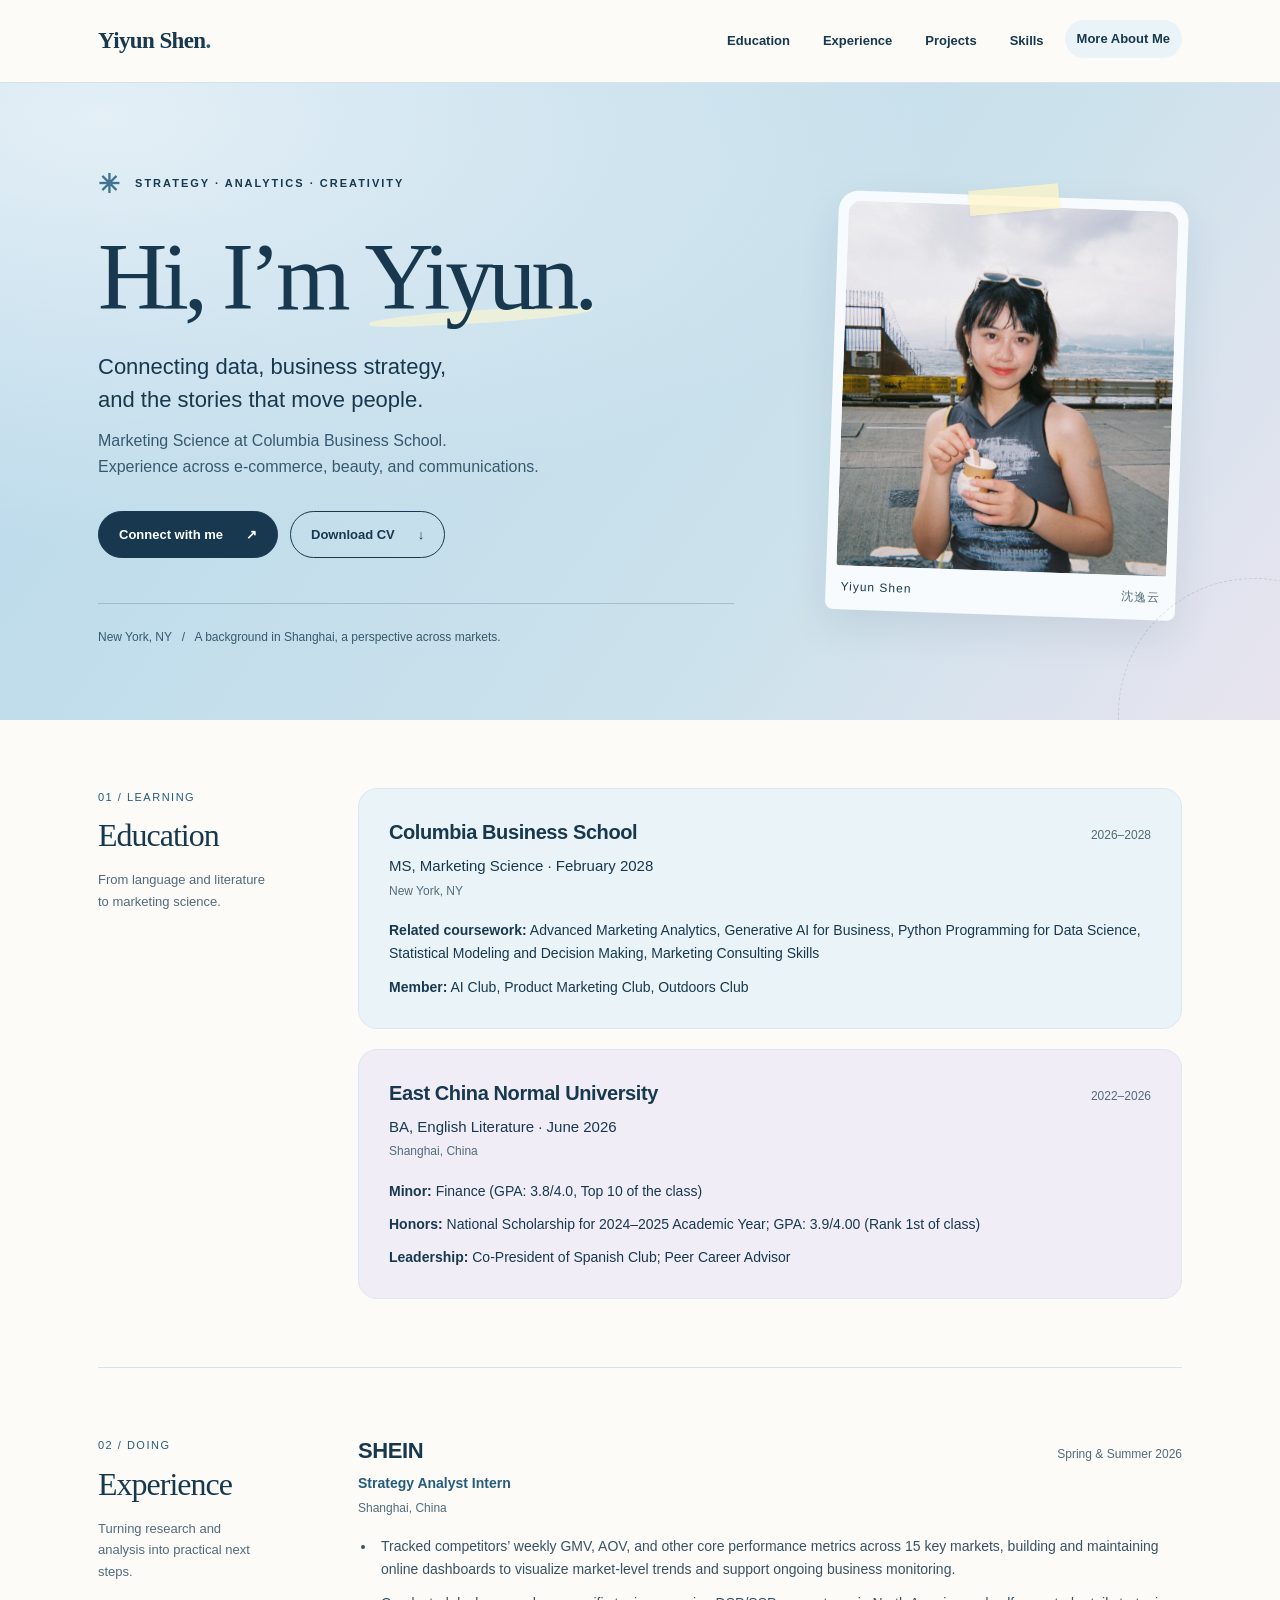
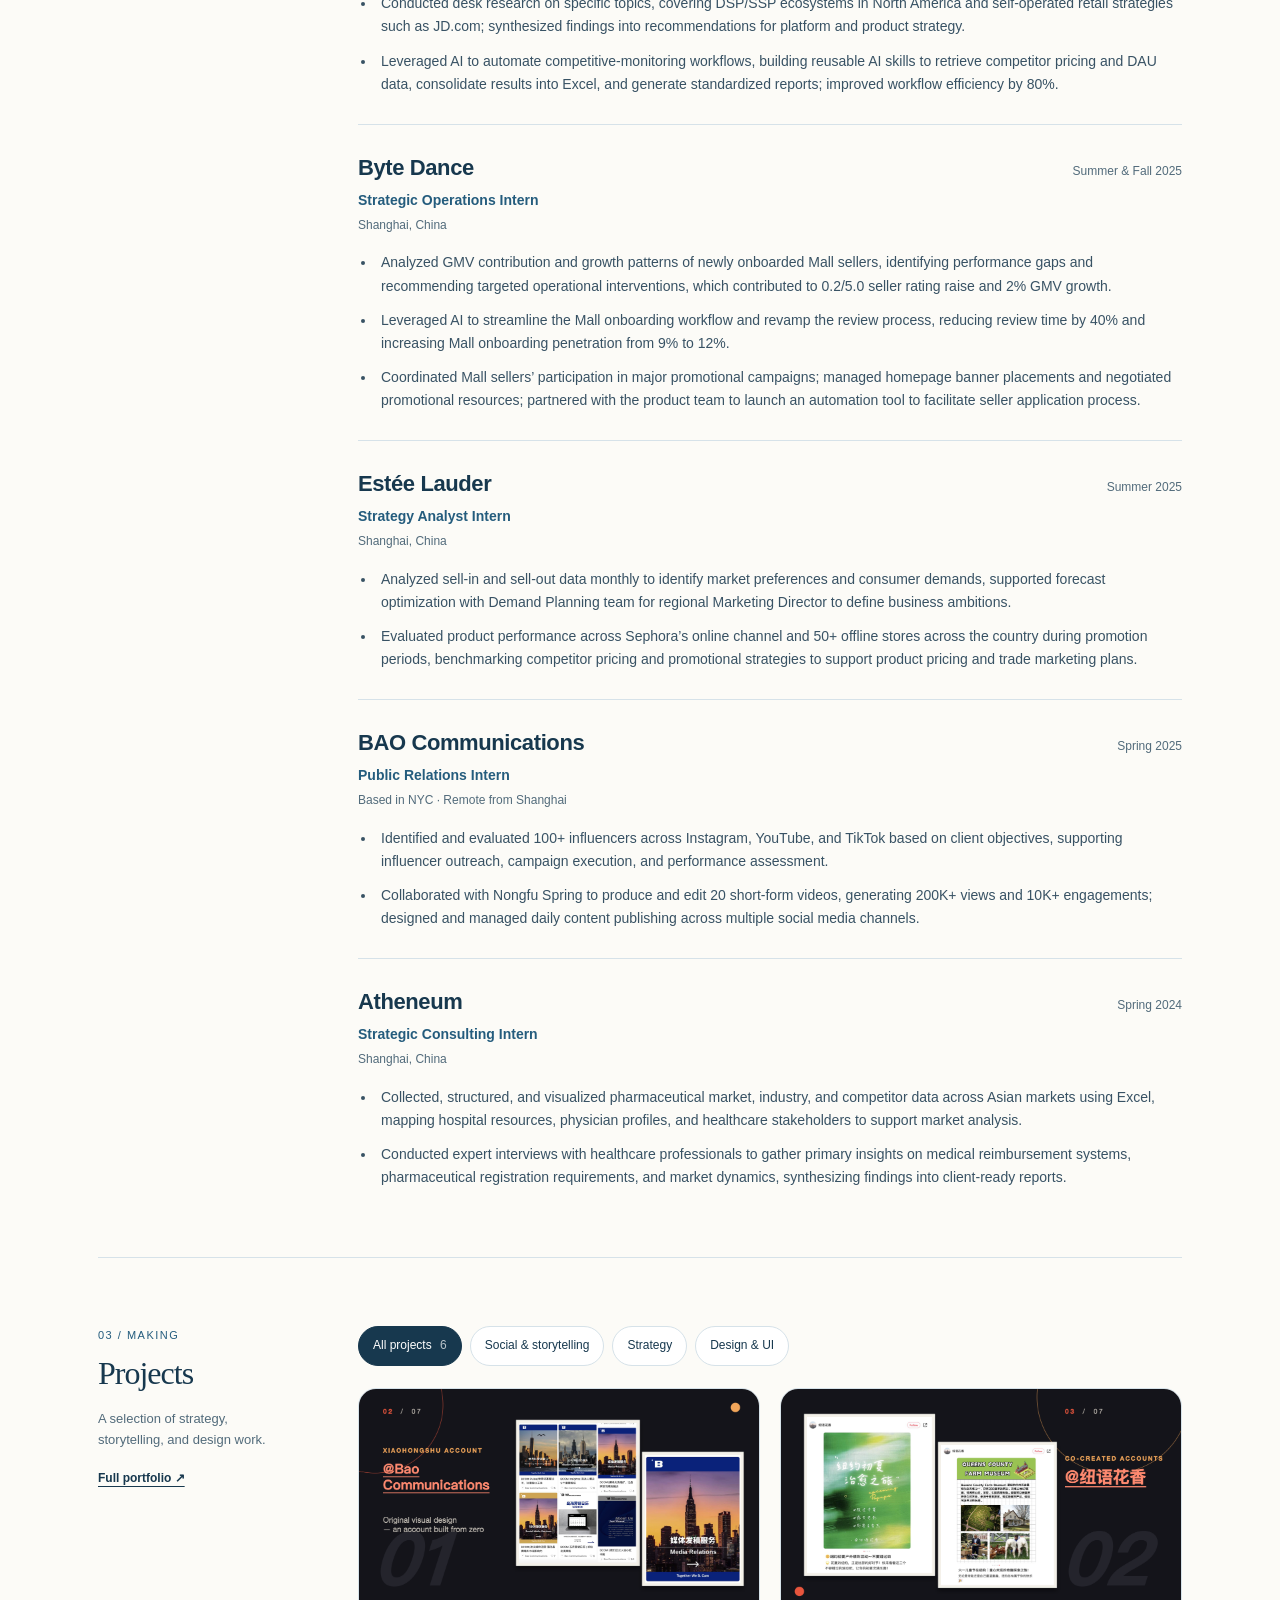
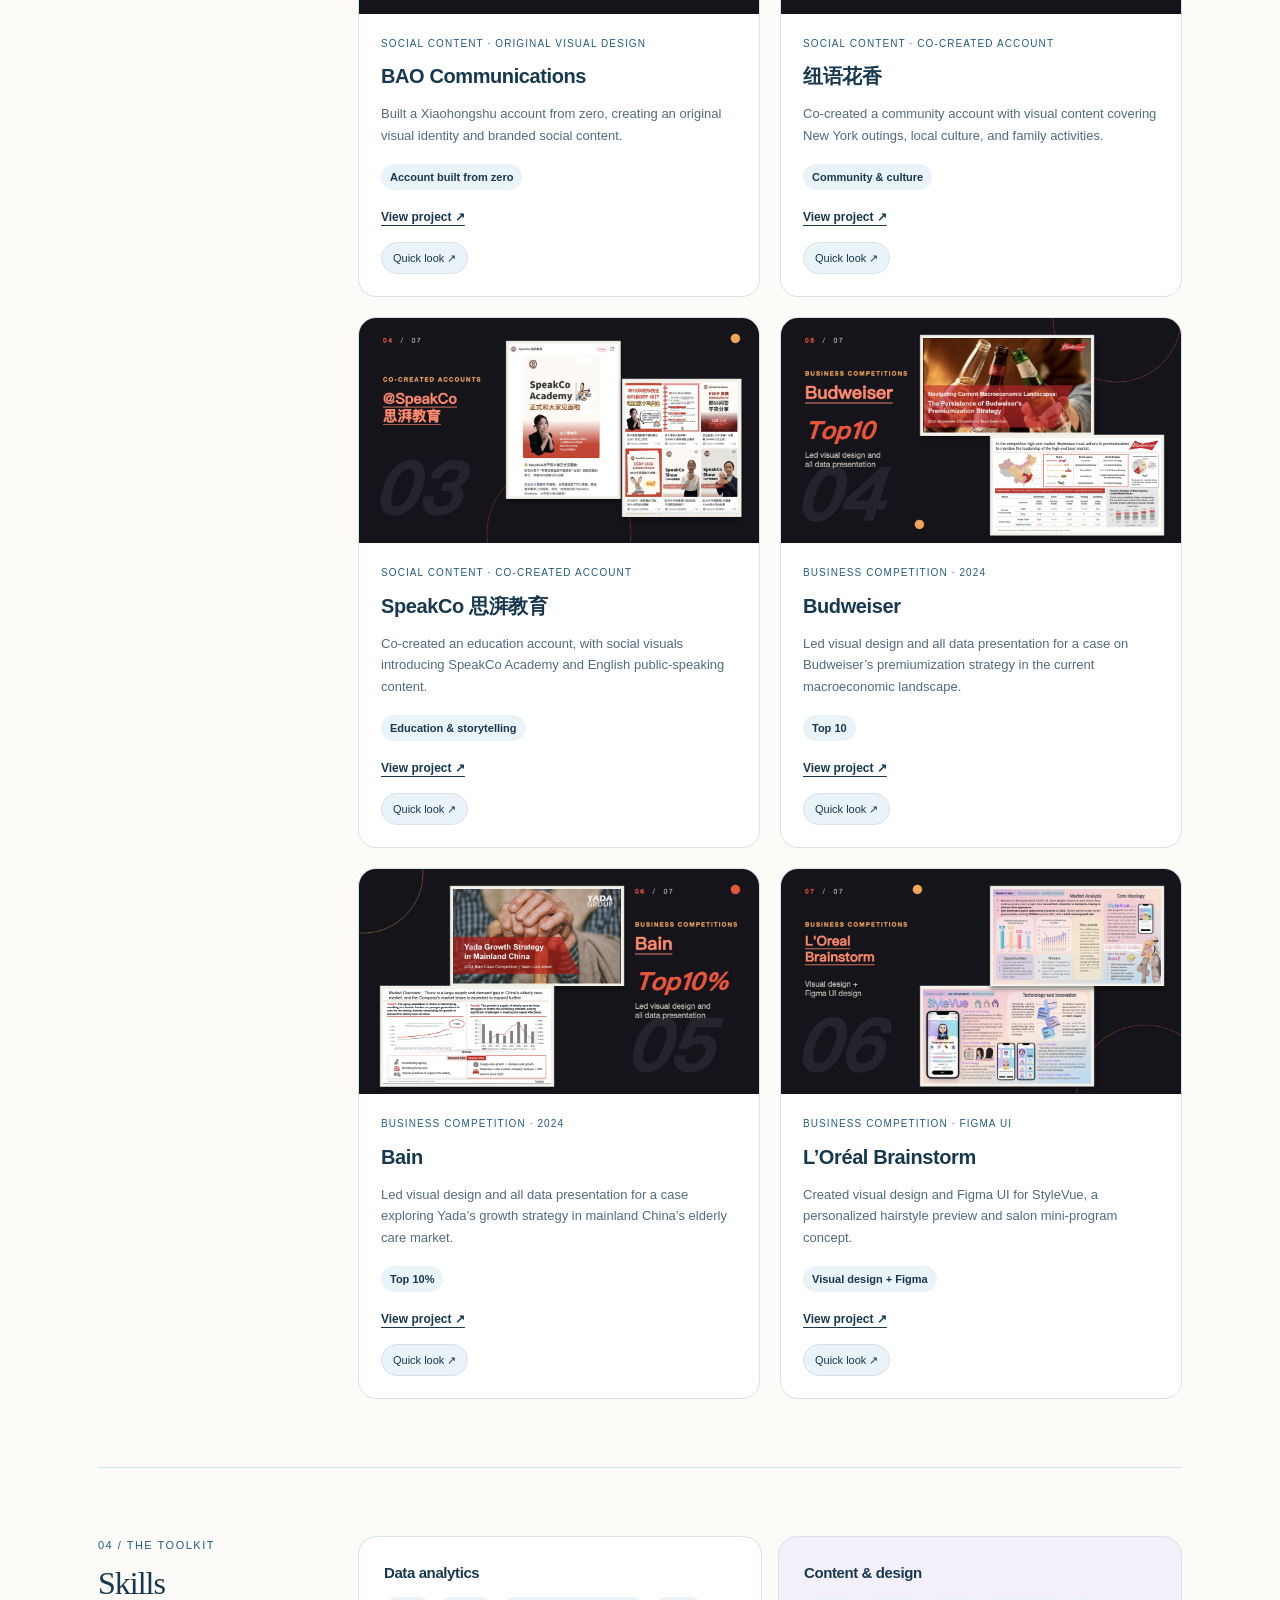
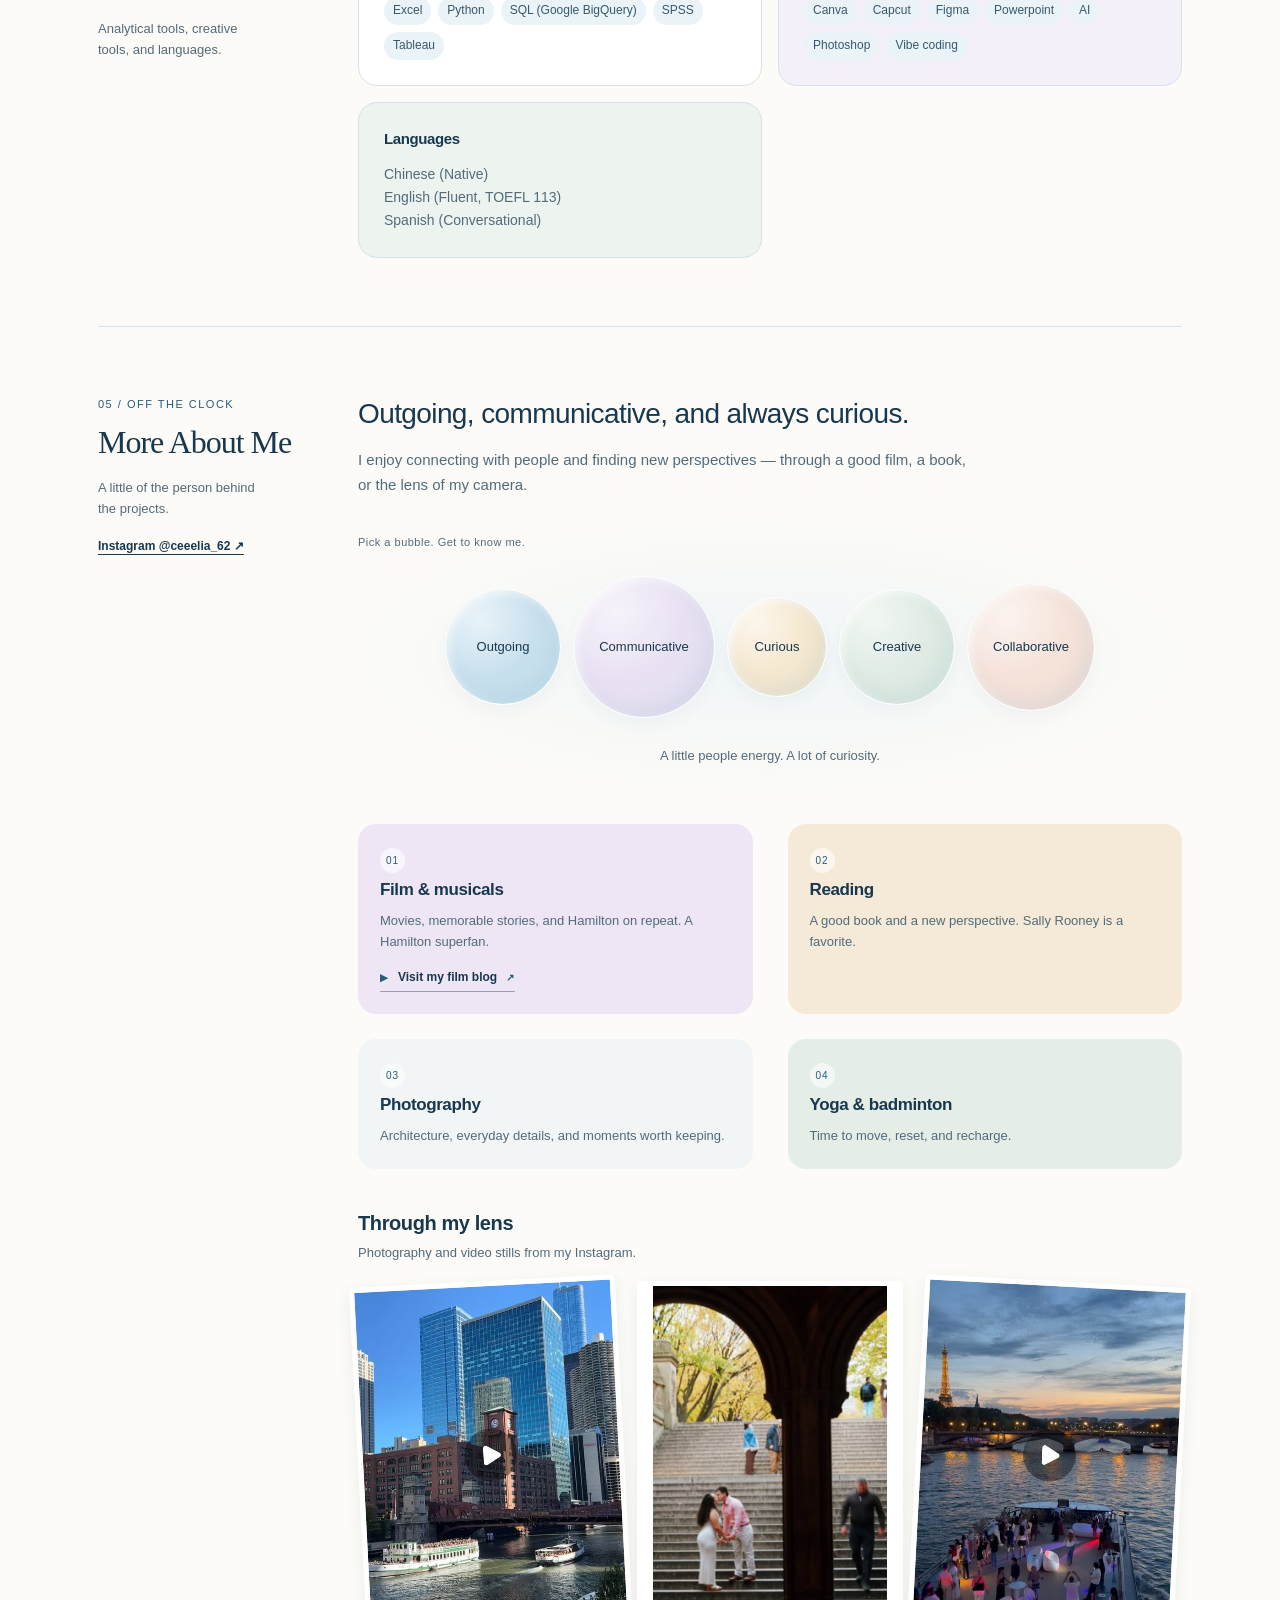
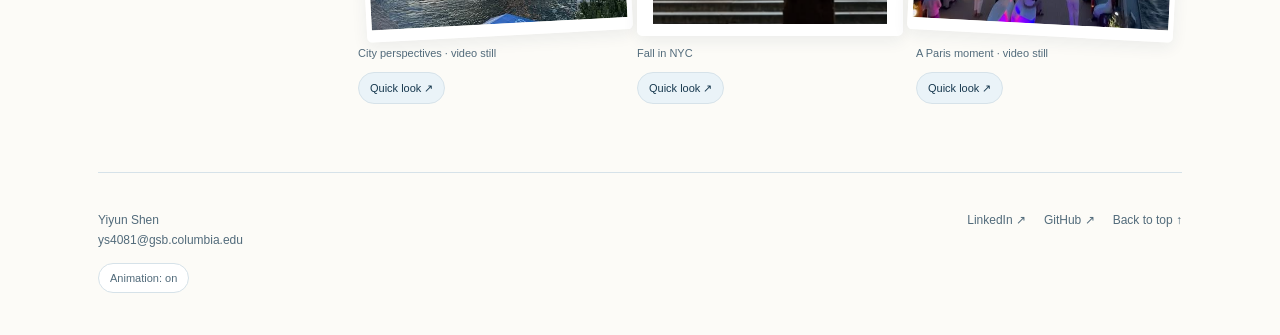
<file: index.html>
<!doctype html>
<html lang="en">
<head>
<meta charset="utf-8">
<meta name="viewport" content="width=device-width, initial-scale=1">
<meta name="description" content="Yiyun Shen — Marketing Science at Columbia Business School. Experience in strategy, analytics, and creative storytelling.">
<meta name="theme-color" content="#B9D9EB">
<title>Yiyun Shen — Strategy, analytics & a little creativity</title>
<style>
:root{--blue:#b9d9eb;--pale:#eaf3f8;--ink:#17384e;--muted:#526b7b;--line:#d6e2e9;--paper:#fbfcfd;--accent:#245c7d}*{box-sizing:border-box}html{scroll-behavior:smooth;scroll-padding-top:100px}body{margin:0;background:var(--paper);color:var(--ink);font-family:-apple-system,BlinkMacSystemFont,"Segoe UI",Arial,sans-serif;font-size:16px;line-height:1.65}a{color:inherit;text-underline-offset:4px}a:hover{color:var(--accent)}a:focus-visible{outline:3px solid var(--accent);outline-offset:5px}.skip{position:absolute;top:-80px;left:20px;background:white;padding:10px;z-index:10}.skip:focus{top:10px}.wrap{max-width:1180px;margin:auto;padding:0 48px}header{position:sticky;top:0;z-index:5;background:rgba(251,252,253,.97);border-bottom:1px solid var(--line)}.nav{display:flex;align-items:center;justify-content:space-between;gap:28px;min-height:82px}.brand{font-size:18px;font-weight:750;text-decoration:none;letter-spacing:-.6px}.brand span{color:var(--accent)}nav{display:flex;gap:28px}nav a{font-size:13px;text-decoration:none;font-weight:600}nav a:hover,nav a[aria-current]{text-decoration:underline}.hero{background:var(--blue);overflow:hidden}.hero-grid{display:grid;grid-template-columns:1.6fr 1fr;gap:50px;align-items:center;padding-top:80px;padding-bottom:72px}.eyebrow{text-transform:uppercase;letter-spacing:2px;font-size:11px;font-weight:750;margin:0 0 22px}.hero h1{font-size:clamp(64px,7.5vw,98px);line-height:1.02;letter-spacing:-6px;font-weight:600;margin:0 0 24px}.intro{font-size:22px;line-height:1.5;max-width:570px;margin:0 0 12px}.subintro{color:#37596f;max-width:510px;margin:0 0 30px}.actions{display:flex;flex-wrap:wrap;gap:12px}.button{display:inline-flex;align-items:center;gap:23px;padding:11px 19px;border:1px solid var(--ink);font-size:13px;font-weight:650;text-decoration:none;border-radius:5px}.primary{background:var(--ink);color:white}.primary:hover{background:var(--accent);color:white}.secondary:hover{background:#ffffff55}.hero-note{border-top:1px solid #17384e33;padding:24px 0 0;margin-top:45px;font-size:12px;color:#37596f}.identity-art{aspect-ratio:1;position:relative;display:grid;place-items:center;border:1px solid #17384e28;border-radius:50%;max-width:335px;width:100%;justify-self:end;background:#ffffff13}.identity-art:before,.identity-art:after{content:"";position:absolute;border:1px solid #17384e28;border-radius:50%;inset:25px}.identity-art:after{inset:55px}.monogram{font-family:Georgia,serif;font-style:italic;font-size:114px;letter-spacing:-12px;padding-right:14px}.orbit-label{position:absolute;bottom:15px;background:var(--blue);padding:0 15px;font-size:10px;letter-spacing:2px;text-transform:uppercase}.section{display:grid;grid-template-columns:215px minmax(0,1fr);gap:45px;padding-top:68px;padding-bottom:68px;border-bottom:1px solid var(--line);scroll-margin-top:12px}.section-label .num{font-size:11px;letter-spacing:2px;color:var(--accent);margin-bottom:10px;display:block}.section h2{font-size:27px;line-height:1.2;font-weight:550;letter-spacing:-1px;margin:0 0 15px}.section-label p{font-size:13px;color:var(--muted);margin:0;max-width:170px}.stack{display:grid;gap:20px}.education{padding:29px 30px;background:var(--pale);border-radius:8px;border:1px solid #dbe8ef}.entry-top{display:flex;justify-content:space-between;gap:20px;align-items:baseline}h3{font-size:20px;letter-spacing:-.4px;line-height:1.4;margin:0 0 5px;font-weight:650}.date{white-space:nowrap;font-size:12px;color:var(--muted)}.degree{font-size:15px;margin:3px 0}.location{font-size:12px;color:var(--muted);margin:3px 0 18px}.detail{font-size:14px;margin:10px 0 0}.detail strong{font-weight:650}.job{padding:28px 0;border-bottom:1px solid var(--line)}.job:first-child{padding-top:0}.job:last-child{border:0;padding-bottom:0}.company{font-size:22px}.role{font-size:14px;color:var(--accent);font-weight:600;margin:0 0 4px}.job .location{margin-bottom:16px}.job ul{padding-left:18px;margin:0;font-size:14px;color:#385264}.job li{padding-left:5px;margin:0 0 11px}.job li:last-child{margin-bottom:0}.info-grid{display:grid;grid-template-columns:1fr 1fr;gap:16px}.info-tile{border:1px solid var(--line);border-radius:8px;padding:25px;background:white}.info-tile h3{font-size:15px;margin-bottom:14px}.info-tile p{font-size:14px;color:var(--muted);margin:0}.tags{display:flex;flex-wrap:wrap;gap:7px;list-style:none;padding:0;margin:0}.tags li{font-size:12px;padding:4px 9px;background:var(--pale);border-radius:4px;color:#37596f}.footer{padding:38px 0 42px;display:flex;justify-content:space-between;gap:24px;font-size:12px;color:var(--muted)}.footer p{margin:0}.contact-links{display:flex;flex-wrap:wrap;gap:18px}.footer a{text-decoration:none}.footer a:hover{text-decoration:underline}@media(min-width:900px){.section-label{position:sticky;top:120px;align-self:start}}@media(max-width:800px){.wrap{padding:0 25px}.hero-grid{grid-template-columns:1fr;padding-top:55px;padding-bottom:45px;gap:0}.identity-art{display:none}.hero h1{letter-spacing:-4px;font-size:72px}.intro{font-size:21px}.section{grid-template-columns:1fr;gap:28px;padding-top:42px;padding-bottom:42px}.section-label p{max-width:none}.section-label .num{display:inline-block;margin-right:10px}.section h2{display:inline-block;font-size:26px}.section-label p{margin-top:0}.nav{min-height:72px;gap:15px}nav{gap:18px}nav a{font-size:12px}.hero-note{margin-top:30px}}@media(max-width:480px){.wrap{padding:0 20px}.nav{align-items:flex-start;flex-direction:column;justify-content:center;gap:5px;padding-top:10px;padding-bottom:10px}nav{gap:22px}.brand{font-size:16px}.hero h1{font-size:62px}.hero-grid{padding-top:42px}.intro{font-size:20px}.education{padding:22px}.entry-top{display:block}.date{display:block;margin:4px 0 8px}.info-grid{grid-template-columns:1fr}.footer{flex-direction:column;gap:15px}.button{gap:18px}}@media(prefers-reduced-motion:reduce){html{scroll-behavior:auto}}@media print{header,.identity-art,.actions{display:none}.hero{background:none}.hero-grid{padding:20px 0;display:block}.hero h1{font-size:50px}.hero-note{margin-top:15px}.wrap{padding:0 20px}.section{padding:25px 0;gap:20px;grid-template-columns:160px 1fr}.section-label{position:static}.education,.info-tile{break-inside:avoid}.job{break-inside:avoid}.footer{padding:20px 0}}

/* Portfolio and personal sections */
nav{gap:22px}nav a{white-space:nowrap}.portrait{margin:0;max-width:350px;width:100%;justify-self:end;transform:rotate(2deg);padding:10px 10px 0;background:#f8fbfd;box-shadow:0 16px 40px #17384e18;border-radius:5px}.portrait img{display:block;width:100%;height:365px;object-fit:cover;object-position:50% 45%;border-radius:2px}.portrait figcaption{display:flex;justify-content:space-between;font-size:12px;letter-spacing:1px;padding:12px 5px}.portrait figcaption span{color:var(--muted)}.project-grid{display:grid;grid-template-columns:repeat(2,minmax(0,1fr));gap:20px}.project-card{overflow:hidden;background:white;border:1px solid var(--line);border-radius:8px;display:flex;flex-direction:column}.project-visual{display:block;background:#121218;overflow:hidden}.project-visual img{display:block;width:100%;height:auto;transition:transform .25s}.project-visual:hover img{transform:scale(1.025)}.project-copy{padding:22px;display:flex;flex:1;flex-direction:column;align-items:flex-start}.project-category{font-size:10px!important;text-transform:uppercase;letter-spacing:1.1px;color:var(--accent)!important;margin:0 0 10px!important}.project-copy h3{font-size:20px}.project-copy p{font-size:13px;color:var(--muted);margin:8px 0 18px}.project-badge{font-size:11px;font-weight:650;background:var(--pale);border-radius:4px;padding:4px 9px;margin-top:auto}.text-link{display:inline-block;font-size:12px;font-weight:650;margin-top:18px}.about-intro{font-size:28px;line-height:1.35;letter-spacing:-.6px;margin:0 0 15px}.about-description{font-size:15px;color:var(--muted);margin:0 0 22px;max-width:620px}.personality{gap:9px;margin-bottom:35px}.personality li{background:var(--blue);color:var(--ink);padding:6px 13px;border-radius:30px}.interest-grid{display:grid;grid-template-columns:1fr 1fr;gap:25px 35px}.interest-grid article{border-top:1px solid var(--line);padding-top:15px}.interest-grid span{font-size:10px;color:var(--accent);letter-spacing:1px}.interest-grid h3{font-size:17px;margin-top:5px}.interest-grid p{font-size:13px;color:var(--muted);margin:8px 0 0}.gallery-heading{margin:40px 0 18px}.gallery-heading h3{font-size:20px}.gallery-heading p{font-size:13px;color:var(--muted);margin:3px 0}.photo-gallery{display:grid;grid-template-columns:repeat(3,minmax(0,1fr));gap:13px}.photo-gallery figure{margin:0}.photo-gallery img{display:block;width:100%;aspect-ratio:3/4;object-fit:cover;border-radius:5px}.photo-gallery figcaption{font-size:11px;color:var(--muted);margin-top:8px}
@media(max-width:1000px){nav{gap:16px}.nav{gap:20px}.hero-grid{gap:30px}.portrait img{height:310px}}
@media(max-width:800px){.nav{align-items:flex-start;flex-direction:column;gap:8px;padding-top:13px;padding-bottom:13px}nav{width:100%;overflow-x:auto;gap:24px;padding:0 0 4px}.hero-grid{grid-template-columns:1fr 210px;gap:25px}.hero h1{font-size:60px}.intro{font-size:18px}.portrait img{height:250px}.portrait{padding:7px 7px 0}.portrait figcaption{font-size:10px;letter-spacing:0}.hero-note{font-size:11px}.section-label .text-link{margin-top:10px}.section-label p{max-width:none}}
@media(max-width:600px){.hero-grid{grid-template-columns:1fr;gap:32px}.portrait{max-width:265px;justify-self:start;transform:rotate(-2deg)}.portrait img{height:280px}.project-grid{grid-template-columns:1fr}.interest-grid{gap:20px}.photo-gallery{gap:8px}.photo-gallery figcaption{font-size:10px}.about-intro{font-size:25px}.hero h1{font-size:62px}.hero-note{margin-top:25px}}
@media(prefers-reduced-motion:reduce){.project-visual img{transition:none}}
@media print{.portrait{max-width:180px;transform:none;box-shadow:none}.portrait img{height:180px}.project-card,.photo-gallery figure{break-inside:avoid}}
</style>
<link rel="stylesheet" href="lively.css">
<script src="interactions.js" defer></script>
</head>
<body id="top">
<div class="reading-progress" aria-hidden="true"></div>
<a class="skip" href="#main">Skip to content</a>
<header><div class="wrap nav"><a class="brand" href="#top">Yiyun Shen<span>.</span></a><nav aria-label="Main navigation"><a href="#education">Education</a><a href="#experience">Experience</a><a href="#projects">Projects</a><a href="#skills">Skills</a><a href="#about">More About Me</a></nav></div></header>
<main id="main">
<section class="hero" aria-labelledby="intro-title"><div class="wrap hero-grid"><div><p class="eyebrow"><span class="hello-spark" aria-hidden="true">✳</span> Strategy · Analytics · Creativity</p><h1 id="intro-title">Hi, I’m <span class="name-mark">Yiyun.</span></h1><p class="intro">Connecting data, business strategy,<br>and the stories that move people.</p><p class="subintro">Marketing Science at Columbia Business School.<br>Experience across e-commerce, beauty, and communications.</p><div class="actions"><a class="button primary" href="https://www.linkedin.com/in/yiyunshen0602/" target="_blank" rel="noopener noreferrer">Connect with me <span aria-hidden="true">↗</span></a><a class="button secondary" href="output/pdf/Yiyun_Shen_CV.pdf" download>Download CV <span aria-hidden="true">↓</span></a></div><div class="hero-note">New York, NY <span aria-hidden="true">&nbsp; / &nbsp;</span> A background in Shanghai, a perspective across markets.</div></div><figure class="portrait"><img src="assets/yiyun-shen.jpg" width="2048" height="1536" alt="Yiyun Shen by the waterfront"><figcaption>Yiyun Shen <span>沈逸云</span></figcaption></figure></div></section>
<div class="wrap">
<section class="section" id="education" aria-labelledby="education-title"><div class="section-label"><span class="num">01 / LEARNING</span><h2 id="education-title">Education</h2><p>From language and literature to marketing science.</p></div><div class="stack">
<article class="education"><div class="entry-top"><h3>Columbia Business School</h3><span class="date">2026–2028</span></div><p class="degree">MS, Marketing Science · February 2028</p><p class="location">New York, NY</p><p class="detail"><strong>Related coursework:</strong> Advanced Marketing Analytics, Generative AI for Business, Python Programming for Data Science, Statistical Modeling and Decision Making, Marketing Consulting Skills</p><p class="detail"><strong>Member:</strong> AI Club, Product Marketing Club, Outdoors Club</p></article>
<article class="education"><div class="entry-top"><h3>East China Normal University</h3><span class="date">2022–2026</span></div><p class="degree">BA, English Literature · June 2026</p><p class="location">Shanghai, China</p><p class="detail"><strong>Minor:</strong> Finance (GPA: 3.8/4.0, Top 10 of the class)</p><p class="detail"><strong>Honors:</strong> National Scholarship for 2024–2025 Academic Year; GPA: 3.9/4.00 (Rank 1st of class)</p><p class="detail"><strong>Leadership:</strong> Co-President of Spanish Club; Peer Career Advisor</p></article>
</div></section>
<section class="section" id="experience" aria-labelledby="experience-title"><div class="section-label"><span class="num">02 / DOING</span><h2 id="experience-title">Experience</h2><p>Turning research and analysis into practical next steps.</p></div><div>
<article class="job"><div class="entry-top"><h3 class="company">SHEIN</h3><span class="date">Spring &amp; Summer 2026</span></div><p class="role">Strategy Analyst Intern</p><p class="location">Shanghai, China</p><ul><li>Tracked competitors’ weekly GMV, AOV, and other core performance metrics across 15 key markets, building and maintaining online dashboards to visualize market-level trends and support ongoing business monitoring.</li><li>Conducted desk research on specific topics, covering DSP/SSP ecosystems in North America and self-operated retail strategies such as JD.com; synthesized findings into recommendations for platform and product strategy.</li><li>Leveraged AI to automate competitive-monitoring workflows, building reusable AI skills to retrieve competitor pricing and DAU data, consolidate results into Excel, and generate standardized reports; improved workflow efficiency by 80%.</li></ul></article>
<article class="job"><div class="entry-top"><h3 class="company">Byte Dance</h3><span class="date">Summer &amp; Fall 2025</span></div><p class="role">Strategic Operations Intern</p><p class="location">Shanghai, China</p><ul><li>Analyzed GMV contribution and growth patterns of newly onboarded Mall sellers, identifying performance gaps and recommending targeted operational interventions, which contributed to 0.2/5.0 seller rating raise and 2% GMV growth.</li><li>Leveraged AI to streamline the Mall onboarding workflow and revamp the review process, reducing review time by 40% and increasing Mall onboarding penetration from 9% to 12%.</li><li>Coordinated Mall sellers’ participation in major promotional campaigns; managed homepage banner placements and negotiated promotional resources; partnered with the product team to launch an automation tool to facilitate seller application process.</li></ul></article>
<article class="job"><div class="entry-top"><h3 class="company">Estée Lauder</h3><span class="date">Summer 2025</span></div><p class="role">Strategy Analyst Intern</p><p class="location">Shanghai, China</p><ul><li>Analyzed sell-in and sell-out data monthly to identify market preferences and consumer demands, supported forecast optimization with Demand Planning team for regional Marketing Director to define business ambitions.</li><li>Evaluated product performance across Sephora’s online channel and 50+ offline stores across the country during promotion periods, benchmarking competitor pricing and promotional strategies to support product pricing and trade marketing plans.</li></ul></article>
<article class="job"><div class="entry-top"><h3 class="company">BAO Communications</h3><span class="date">Spring 2025</span></div><p class="role">Public Relations Intern</p><p class="location">Based in NYC · Remote from Shanghai</p><ul><li>Identified and evaluated 100+ influencers across Instagram, YouTube, and TikTok based on client objectives, supporting influencer outreach, campaign execution, and performance assessment.</li><li>Collaborated with Nongfu Spring to produce and edit 20 short-form videos, generating 200K+ views and 10K+ engagements; designed and managed daily content publishing across multiple social media channels.</li></ul></article>
<article class="job"><div class="entry-top"><h3 class="company">Atheneum</h3><span class="date">Spring 2024</span></div><p class="role">Strategic Consulting Intern</p><p class="location">Shanghai, China</p><ul><li>Collected, structured, and visualized pharmaceutical market, industry, and competitor data across Asian markets using Excel, mapping hospital resources, physician profiles, and healthcare stakeholders to support market analysis.</li><li>Conducted expert interviews with healthcare professionals to gather primary insights on medical reimbursement systems, pharmaceutical registration requirements, and market dynamics, synthesizing findings into client-ready reports.</li></ul></article>
</div></section>
<section class="section" id="projects" aria-labelledby="projects-title"><div class="section-label"><span class="num">03 / MAKING</span><h2 id="projects-title">Projects</h2><p>A selection of strategy, storytelling, and design work.</p><a class="text-link" href="Yiyun_Shen_Portfolio_EN.pdf" target="_blank" rel="noopener">Full portfolio ↗</a></div><div class="projects-content"><div class="project-filters" role="group" aria-label="Filter projects" hidden><button type="button" data-filter="all" aria-pressed="true">All projects <span>6</span></button><button type="button" data-filter="social" aria-pressed="false">Social &amp; storytelling</button><button type="button" data-filter="strategy" aria-pressed="false">Strategy</button><button type="button" data-filter="design" aria-pressed="false">Design &amp; UI</button></div><p class="sr-only" id="project-status" role="status"></p><div class="project-grid"><article class="project-card"><a class="project-visual" href="Yiyun_Shen_Portfolio_EN.pdf#page=2" target="_blank" rel="noopener" aria-label="View BAO Communications in portfolio, page 2"><img src="assets/project-bao-communications.png" width="1200" height="675" loading="lazy" alt="BAO Communications project spread from Yiyun’s portfolio"></a><div class="project-copy"><p class="project-category">Social content · Original visual design</p><h3>BAO Communications</h3><p>Built a Xiaohongshu account from zero, creating an original visual identity and branded social content.</p><span class="project-badge">Account built from zero</span><a class="text-link" href="Yiyun_Shen_Portfolio_EN.pdf#page=2" target="_blank" rel="noopener" aria-label="View BAO Communications project">View project ↗</a></div></article><article class="project-card"><a class="project-visual" href="Yiyun_Shen_Portfolio_EN.pdf#page=3" target="_blank" rel="noopener" aria-label="View 纽语花香 in portfolio, page 3"><img src="assets/project-ny-community.png" width="1200" height="675" loading="lazy" alt="纽语花香 project spread from Yiyun’s portfolio"></a><div class="project-copy"><p class="project-category">Social content · Co-created account</p><h3>纽语花香</h3><p>Co-created a community account with visual content covering New York outings, local culture, and family activities.</p><span class="project-badge">Community &amp; culture</span><a class="text-link" href="Yiyun_Shen_Portfolio_EN.pdf#page=3" target="_blank" rel="noopener" aria-label="View 纽语花香 project">View project ↗</a></div></article><article class="project-card"><a class="project-visual" href="Yiyun_Shen_Portfolio_EN.pdf#page=4" target="_blank" rel="noopener" aria-label="View SpeakCo 思湃教育 in portfolio, page 4"><img src="assets/project-speakco.png" width="1200" height="675" loading="lazy" alt="SpeakCo 思湃教育 project spread from Yiyun’s portfolio"></a><div class="project-copy"><p class="project-category">Social content · Co-created account</p><h3>SpeakCo 思湃教育</h3><p>Co-created an education account, with social visuals introducing SpeakCo Academy and English public-speaking content.</p><span class="project-badge">Education &amp; storytelling</span><a class="text-link" href="Yiyun_Shen_Portfolio_EN.pdf#page=4" target="_blank" rel="noopener" aria-label="View SpeakCo 思湃教育 project">View project ↗</a></div></article><article class="project-card"><a class="project-visual" href="Yiyun_Shen_Portfolio_EN.pdf#page=5" target="_blank" rel="noopener" aria-label="View Budweiser in portfolio, page 5"><img src="assets/project-budweiser.png" width="1200" height="675" loading="lazy" alt="Budweiser project spread from Yiyun’s portfolio"></a><div class="project-copy"><p class="project-category">Business competition · 2024</p><h3>Budweiser</h3><p>Led visual design and all data presentation for a case on Budweiser’s premiumization strategy in the current macroeconomic landscape.</p><span class="project-badge">Top 10</span><a class="text-link" href="Yiyun_Shen_Portfolio_EN.pdf#page=5" target="_blank" rel="noopener" aria-label="View Budweiser project">View project ↗</a></div></article><article class="project-card"><a class="project-visual" href="Yiyun_Shen_Portfolio_EN.pdf#page=6" target="_blank" rel="noopener" aria-label="View Bain in portfolio, page 6"><img src="assets/project-bain.png" width="1200" height="675" loading="lazy" alt="Bain project spread from Yiyun’s portfolio"></a><div class="project-copy"><p class="project-category">Business competition · 2024</p><h3>Bain</h3><p>Led visual design and all data presentation for a case exploring Yada’s growth strategy in mainland China’s elderly care market.</p><span class="project-badge">Top 10%</span><a class="text-link" href="Yiyun_Shen_Portfolio_EN.pdf#page=6" target="_blank" rel="noopener" aria-label="View Bain project">View project ↗</a></div></article><article class="project-card"><a class="project-visual" href="Yiyun_Shen_Portfolio_EN.pdf#page=7" target="_blank" rel="noopener" aria-label="View L’Oréal Brainstorm in portfolio, page 7"><img src="assets/project-loreal.png" width="1200" height="675" loading="lazy" alt="L’Oréal Brainstorm project spread from Yiyun’s portfolio"></a><div class="project-copy"><p class="project-category">Business competition · Figma UI</p><h3>L’Oréal Brainstorm</h3><p>Created visual design and Figma UI for StyleVue, a personalized hairstyle preview and salon mini-program concept.</p><span class="project-badge">Visual design + Figma</span><a class="text-link" href="Yiyun_Shen_Portfolio_EN.pdf#page=7" target="_blank" rel="noopener" aria-label="View L’Oréal Brainstorm project">View project ↗</a></div></article></div></div></section>
<section class="section" id="skills" aria-labelledby="skills-title"><div class="section-label"><span class="num">04 / THE TOOLKIT</span><h2 id="skills-title">Skills</h2><p>Analytical tools, creative tools, and languages.</p></div><div class="info-grid">
<article class="info-tile"><h3>Data analytics</h3><ul class="tags"><li>Excel</li><li>Python</li><li>SQL (Google BigQuery)</li><li>SPSS</li><li>Tableau</li></ul></article>
<article class="info-tile"><h3>Content &amp; design</h3><ul class="tags"><li>Canva</li><li>Capcut</li><li>Figma</li><li>Powerpoint</li><li>AI</li><li>Photoshop</li><li>Vibe coding</li></ul></article>
<article class="info-tile"><h3>Languages</h3><p>Chinese (Native)<br>English (Fluent, TOEFL 113)<br>Spanish (Conversational)</p></article>

</div></section>
<section class="section" id="about" aria-labelledby="about-title"><div class="section-label"><span class="num">05 / OFF THE CLOCK</span><h2 id="about-title">More About Me</h2><p>A little of the person behind the projects.</p><a class="text-link" href="https://www.instagram.com/ceeelia_62/" target="_blank" rel="noopener noreferrer">Instagram @ceeelia_62 ↗</a></div><div class="about-content"><p class="about-intro">Outgoing, communicative, and always curious.</p><p class="about-description">I enjoy connecting with people and finding new perspectives — through a good film, a book, or the lens of my camera.</p><div class="bubble-world"><p class="bubble-hint" hidden>Pick a bubble. Get to know me.</p><ul class="personality" aria-label="Personality"><li>Outgoing</li><li>Communicative</li><li>Curious</li><li>Creative</li><li>Collaborative</li></ul><p class="bubble-note" role="status">A little people energy. A lot of curiosity.</p></div><div class="interest-grid"><article><span aria-hidden="true">01</span><h3>Film &amp; musicals</h3><p>Movies, memorable stories, and Hamilton on repeat. A Hamilton superfan.</p><a class="film-link" href="watched-films.html" target="_blank" rel="noopener noreferrer"><span aria-hidden="true">▶</span> Visit my film blog <span aria-hidden="true">↗</span></a></article><article><span aria-hidden="true">02</span><h3>Reading</h3><p>A good book and a new perspective. Sally Rooney is a favorite.</p></article><article><span aria-hidden="true">03</span><h3>Photography</h3><p>Architecture, everyday details, and moments worth keeping.</p></article><article><span aria-hidden="true">04</span><h3>Yoga &amp; badminton</h3><p>Time to move, reset, and recharge.</p></article></div><div class="gallery-heading"><h3>Through my lens</h3><p>Photography and video stills from my Instagram.</p></div><div class="photo-gallery">
<figure><a href="https://www.instagram.com/p/Dep3Pq7iYfM/" target="_blank" rel="noopener noreferrer"><img src="assets/photography-city.jpg" loading="lazy" alt="Instagram video preview of boats on a river beneath city buildings"></a><figcaption>City perspectives · video still</figcaption></figure>
<figure><a href="https://www.instagram.com/ceeelia_62/" target="_blank" rel="noopener noreferrer"><img class="full-photo" src="assets/photography-fall.jpg" loading="lazy" alt="Autumn trees and people on stone steps framed by a New York City archway"></a><figcaption>Fall in NYC</figcaption></figure>
<figure><a href="https://www.instagram.com/p/Dbjb6Rnkx2O/" target="_blank" rel="noopener noreferrer"><img src="assets/photography-paris.jpg" loading="lazy" alt="Instagram video preview of the Eiffel Tower and the Seine at sunset"></a><figcaption>A Paris moment · video still</figcaption></figure>
</div></div></section>
<footer class="footer"><div><p>Yiyun Shen</p><p><a href="mailto:ys4081@gsb.columbia.edu">ys4081@gsb.columbia.edu</a></p></div><div class="contact-links"><a href="https://www.linkedin.com/in/yiyunshen0602/" target="_blank" rel="noopener noreferrer">LinkedIn ↗</a><a href="https://github.com/yiyunshen/home_page" target="_blank" rel="noopener noreferrer">GitHub ↗</a><a href="#top">Back to top ↑</a></div></footer>
</div>
</main>
<dialog class="preview-dialog" aria-labelledby="preview-title"><div class="preview-toolbar"><h2 id="preview-title">Quick look</h2><button type="button" class="preview-close" aria-label="Close image preview">Close ×</button></div><img class="preview-image" alt=""><p class="preview-caption"></p><a class="preview-source" target="_blank" rel="noopener noreferrer">Open original ↗</a></dialog>
<script>
const sections = document.querySelectorAll('main section[id]');
const links = document.querySelectorAll('nav a');
if ('IntersectionObserver' in window) {
 const observer = new IntersectionObserver(entries => {
  entries.forEach(entry => {
   if (entry.isIntersecting) links.forEach(link => {
    if (link.hash === '#' + entry.target.id) link.setAttribute('aria-current', 'location');
    else link.removeAttribute('aria-current');
   });
  });
 }, {rootMargin: '-15% 0px -60% 0px'});
 sections.forEach(section => observer.observe(section));
}
</script>
</body>
</html>
</file>
<file: lively.css>
/* A lighter, more playful layer over the original CV layout. */
:root{--paper:#fcfbf7;--lilac:#e8dff5;--peach:#f8dfcc;--mint:#dcebe3}button{font:inherit;color:inherit;cursor:pointer}button:focus-visible{outline:3px solid var(--accent);outline-offset:5px}[hidden]{display:none!important}.sr-only{position:absolute;width:1px;height:1px;padding:0;margin:-1px;overflow:hidden;clip:rect(0,0,0,0);white-space:nowrap;border:0}.reading-progress{position:fixed;left:0;top:0;width:100%;height:3px;background:#467b9d;z-index:20;transform:scaleX(0);transform-origin:left;pointer-events:none}header{background:#fcfbf7f5}.brand{font-family:Georgia,serif;font-size:23px;font-weight:600}nav{gap:9px}nav a{padding:8px 12px;border-radius:30px;transition:background .2s,transform .2s}nav a:hover,nav a[aria-current]{background:var(--pale);text-decoration:none;transform:translateY(-2px)}.hero{position:relative;background:radial-gradient(ellipse at 8% 5%,#e4eff6 0,transparent 50%),linear-gradient(125deg,#b9d9eb,#cce2ec 65%,#e8e4ef)}.hero:after{content:"";position:absolute;width:270px;height:270px;border:1px dashed #17384e25;border-radius:50%;right:-110px;bottom:-130px;pointer-events:none}.hello-spark{display:inline-block;font-size:26px;vertical-align:middle;margin-right:8px;color:#407291;animation:spark-turn 20s linear infinite}.hero h1{font-family:Georgia,"Times New Roman",serif;font-weight:400;letter-spacing:-5px}.name-mark{position:relative;display:inline-block;z-index:0}.name-mark:after{content:"";position:absolute;bottom:3px;left:2%;width:98%;height:13px;background:#fff7ce9c;border-radius:60% 30% 60% 30%;transform:rotate(-3deg);z-index:-1}.button{border-radius:30px;padding:12px 20px;transition:transform .2s,box-shadow .2s,background .2s}.button:hover{transform:translateY(-4px);box-shadow:0 8px 0 #17384e12}.portrait{border-radius:20px 20px 8px 8px;transition:transform .35s,box-shadow .35s;position:relative}.portrait:before{content:"";position:absolute;width:90px;height:25px;top:-9px;left:calc(50% - 45px);background:#fff6c8bb;transform:rotate(-7deg);z-index:1;box-shadow:0 1px 3px #17384e10}.portrait img{border-radius:13px 13px 3px 3px}.portrait:hover{transform:rotate(-2deg) translateY(-5px);box-shadow:0 24px 50px #17384e24}.section h2{font-family:Georgia,serif;font-size:32px;font-weight:400}.section-label .num{letter-spacing:1.5px}.education,.info-tile{border-radius:19px;transition:transform .25s,box-shadow .25s}.education:nth-child(2){background:#f0edf7}.education:hover,.info-tile:hover{transform:translateY(-3px);box-shadow:0 10px 25px #17384e08}.info-tile:nth-child(2){background:#f4f0fa}.info-tile:nth-child(3){background:#edf4ef}.tags li{border-radius:14px}.project-filters{display:flex;flex-wrap:wrap;gap:8px;margin:0 0 22px}.project-filters button{border:1px solid var(--line);border-radius:25px;font-size:12px;padding:9px 14px;background:white;transition:background .2s,transform .2s}.project-filters button:hover{transform:translateY(-2px);background:var(--pale)}.project-filters button[aria-pressed=true]{background:var(--ink);color:white;border-color:var(--ink)}.project-filters span{margin-left:5px;opacity:.7}.project-card{border-radius:18px;transition:box-shadow .25s,transform .25s}.project-card:hover{box-shadow:0 12px 30px #17384e12;transform:translateY(-5px)}.project-badge{border-radius:20px}.quick-look{border:1px solid var(--line);background:var(--pale);border-radius:20px;padding:6px 11px;font-size:11px;margin-top:14px}.quick-look:hover{background:var(--blue)}.project-copy .quick-look{margin-left:0}.photo-gallery figure{position:relative}.photo-gallery img{border:5px solid white;border-bottom-width:12px;box-shadow:0 5px 16px #17384e13;border-radius:5px;transition:transform .25s}.photo-gallery figure:nth-child(1) img{transform:rotate(-3deg)}.photo-gallery figure:nth-child(3) img{transform:rotate(3deg)}.photo-gallery figure:hover img{transform:rotate(0) translateY(-5px)}.photo-gallery .quick-look{display:block;margin:10px 0 0}.bubble-world{background:radial-gradient(ellipse at center,#eaf3f8b3,transparent 72%);margin:10px -8px 30px;padding:14px 8px 5px}.bubble-hint{font-size:11px;color:var(--muted);letter-spacing:.5px;margin:0 0 5px}.personality{display:flex;flex-wrap:wrap;align-items:center;justify-content:center;gap:12px;list-style:none;padding:17px 0;margin:0;min-height:180px}.personality li{padding:0;background:none;animation:bubble-float 4.6s ease-in-out infinite;animation-delay:var(--delay,0s)}.personality li:nth-child(2){--delay:-1.4s}.personality li:nth-child(3){--delay:-2.6s}.personality li:nth-child(4){--delay:-.8s}.personality li:nth-child(5){--delay:-3.4s}.personality button,.personality li:not(:has(button)){display:grid;place-items:center;width:116px;height:116px;border-radius:50%;border:1px solid #fff;background:radial-gradient(circle at 30% 25%,#fff9,transparent 50%),#b9d9ebbf;box-shadow:inset -7px -9px 18px #6394b120,inset 3px 3px 10px #fffc,0 8px 15px #17384e09;font-size:13px;transition:transform .3s,box-shadow .3s}.personality li:nth-child(2) button{width:142px;height:142px;background-color:#e6daf3c9}.personality li:nth-child(3) button{width:100px;height:100px;background-color:#f8e5c7cc}.personality li:nth-child(4) button{background-color:#dae9dfce}.personality li:nth-child(5) button{width:128px;height:128px;background-color:#f5dcd2c9}.personality button:hover,.personality button[aria-pressed=true]{transform:scale(1.08) rotate(-5deg);box-shadow:inset -7px -9px 18px #6394b120,0 10px 25px #17384e20}.personality li.popping button{animation:bubble-pop .45s ease}.bubble-note{min-height:44px;text-align:center;color:var(--muted);font-size:13px;margin:8px 0 0}.interest-grid article{background:#f1f5f5;border:0;border-radius:18px;padding:22px}.interest-grid article:nth-child(1){background:#eee6f5}.interest-grid article:nth-child(2){background:#f5ead8}.interest-grid article:nth-child(4){background:#e4ede6}.interest-grid article>span{background:#fff9;border-radius:50%;display:inline-grid;place-items:center;width:25px;height:25px}.film-link{display:inline-flex;gap:9px;align-items:center;font-size:12px;font-weight:650;margin-top:15px;text-decoration:none;border-bottom:1px solid #17384e66;padding-bottom:3px}.film-link:hover{color:#704a89}.preview-dialog{position:fixed;max-width:1050px;width:calc(100% - 36px);max-height:90dvh;border:1px solid var(--line);border-radius:20px;background:var(--paper);padding:22px;color:var(--ink);box-shadow:0 30px 100px #17384e40}.preview-dialog::backdrop{background:#102f43b3;backdrop-filter:blur(6px)}.preview-toolbar{display:flex;justify-content:space-between;align-items:center;gap:20px;margin-bottom:15px}.preview-toolbar h2{font-family:Georgia,serif;font-size:24px;font-weight:400;margin:0}.preview-close{border:1px solid var(--line);border-radius:25px;padding:7px 14px;background:white;font-size:12px}.preview-image{display:block;max-width:100%;max-height:62dvh;width:auto;height:auto;margin:auto;border-radius:5px}.preview-caption{font-size:13px;margin:15px 0 4px;color:var(--muted)}.preview-source{font-size:12px}.motion-toggle{border:1px solid var(--line);border-radius:20px;padding:5px 11px;background:white;font-size:11px;margin-top:12px}.reveal-ready{opacity:0;transform:translateY(16px);transition:opacity .6s,transform .6s}.reveal-ready.is-visible{opacity:1;transform:none}.motion-paused *{animation:none!important;transition:none!important;scroll-behavior:auto!important}
@keyframes bubble-float{0%,100%{transform:translateY(0)}50%{transform:translateY(-9px)}}@keyframes bubble-pop{0%,100%{transform:scale(1)}45%{transform:scale(.88,1.12)}75%{transform:scale(1.09,.94)}}@keyframes spark-turn{to{transform:rotate(360deg)}}
@media(max-width:800px){nav{gap:3px;flex-wrap:wrap;overflow:visible}nav a{padding:5px 9px}.nav{gap:5px}.personality{gap:10px}.hero h1{letter-spacing:-3px}.section h2{font-size:30px}}
@media(max-width:480px){html{scroll-padding-top:140px}.personality{gap:14px 12px}.personality button{width:95px;height:95px;font-size:12px}.personality li:nth-child(2) button{width:123px;height:123px}.personality li:nth-child(3) button{width:86px;height:86px}.personality li:nth-child(5) button{width:115px;height:115px}.interest-grid{grid-template-columns:1fr}.photo-gallery{grid-template-columns:1fr}.photo-gallery figure{max-width:300px;margin:0 auto 16px;width:100%}.photo-gallery img{aspect-ratio:4/5}.project-filters{gap:7px}.project-filters button{padding:8px 11px;font-size:11px}.hero h1{font-size:58px}.name-mark:after{height:9px}.preview-dialog{padding:16px}.preview-toolbar h2{font-size:20px}}
@media(prefers-reduced-motion:reduce){*,*::before,*::after{animation:none!important;transition:none!important;scroll-behavior:auto!important}.reveal-ready{opacity:1;transform:none}}
@media print{.reading-progress,.project-filters,.quick-look,.motion-toggle,.bubble-hint,.preview-dialog{display:none!important}.reveal-ready{opacity:1;transform:none}.personality li{animation:none}.project-card[hidden]{display:flex!important}.hero{background:none}.section h2{font-size:25px}}

/* Match the gallery frame while showing the entire photograph. */
.photo-gallery img.full-photo{object-fit:contain;object-position:center;background:#fff}
</file>
